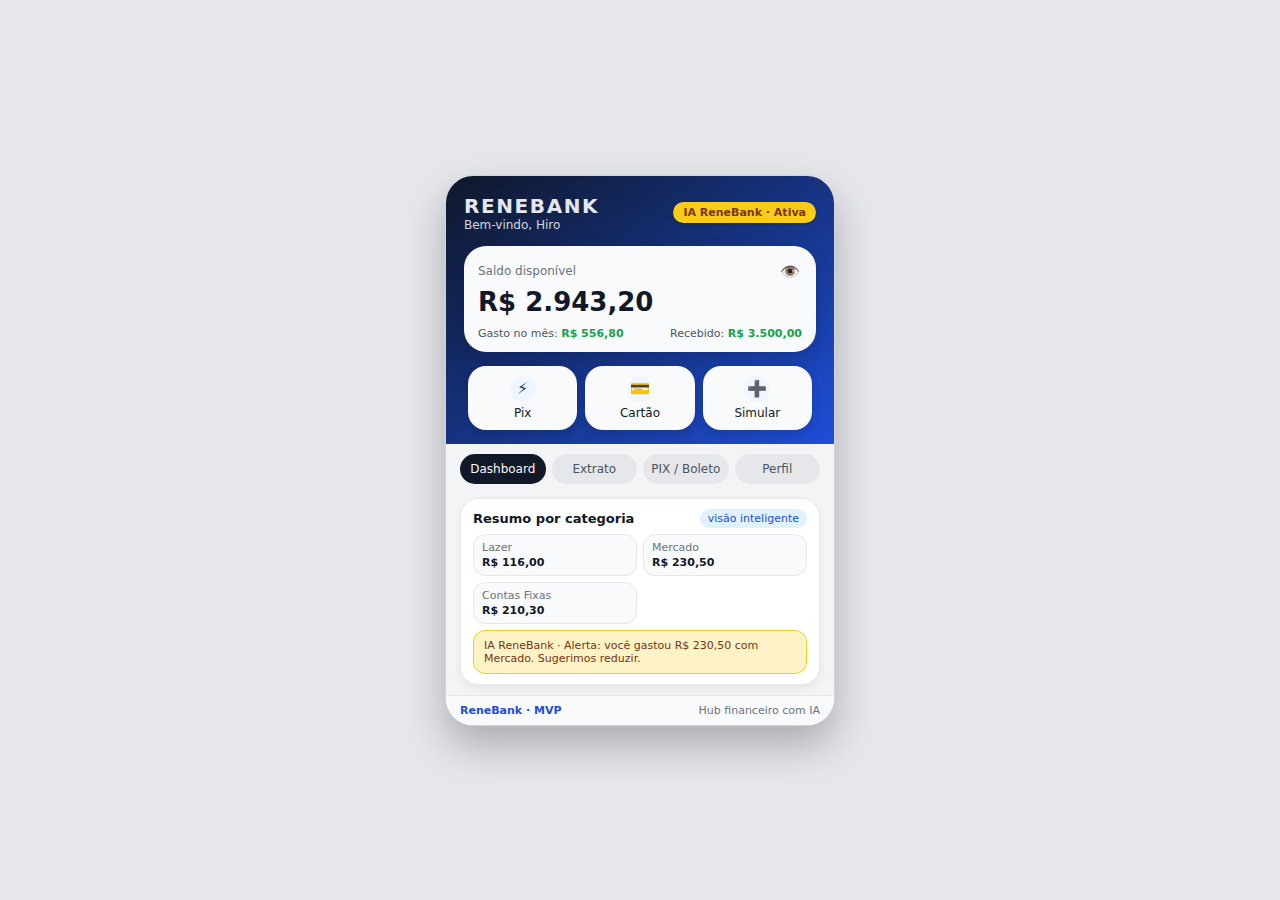
<file: index.html>
<!DOCTYPE html>
<html lang="pt-BR">
<head>
  <meta charset="UTF-8" />
  <title>ReneBank</title>
  <meta name="viewport" content="width=device-width, initial-scale=1.0" />
  <style>
    * {
      margin: 0;
      padding: 0;
      box-sizing: border-box;
      font-family: system-ui, -apple-system, BlinkMacSystemFont, "Segoe UI", sans-serif;
    }

    body {
      background: #e5e7eb;
      min-height: 100vh;
      display: flex;
      align-items: center;
      justify-content: center;
      padding: 16px;
    }

    /* Celular */
    .app-container {
      position: relative;
      background: #f9fafb;
      width: 390px;
      max-width: 100%;
      border-radius: 28px;
      box-shadow: 0 20px 40px rgba(0,0,0,0.25);
      overflow: hidden;
      border: 1px solid #d1d5db;
      display: flex;
      flex-direction: column;
    }

    /* HEADER */
    .header-wrapper {
      background: linear-gradient(145deg, #0f172a, #1d4ed8);
      padding: 18px 18px 14px;
      position: relative;
    }

    .header-top {
      display: flex;
      justify-content: space-between;
      align-items: center;
      color: #e5e7eb;
      margin-bottom: 14px;
    }

    .bank-name {
      font-size: 20px;
      font-weight: 700;
      letter-spacing: 0.08em;
    }

    .user-name {
      font-size: 12px;
      opacity: 0.9;
    }

    .tag-ia {
      background: #facc15;
      color: #78350f;
      font-size: 11px;
      padding: 4px 10px;
      border-radius: 999px;
      font-weight: 600;
      box-shadow: 0 1px 3px rgba(0,0,0,0.25);
    }

    .saldo-card {
      background: #f9fafb;
      border-radius: 22px;
      padding: 14px 14px 12px;
      color: #111827;
      box-shadow: 0 10px 20px rgba(0,0,0,0.15);
    }

    .saldo-header-row {
      display: flex;
      justify-content: space-between;
      align-items: center;
    }

    .saldo-label {
      font-size: 12px;
      color: #6b7280;
    }

    /* Botão do Olho */
    .btn-eye {
      background: none;
      border: none;
      cursor: pointer;
      font-size: 16px;
      color: #6b7280;
      padding: 2px;
      transition: color 0.2s;
    }
    .btn-eye:hover {
      color: #111827;
    }

    .saldo-valor {
      margin-top: 4px;
      font-size: 26px;
      font-weight: 700;
      color: #111827;
      min-height: 32px; /* Evita pulo de layout quando esconde */
    }
    
    /* Classe para esconder valores (blur opcional, aqui usaremos bolinhas) */
    .valor-oculto {
      letter-spacing: 2px;
      font-size: 20px;
      color: #9ca3af;
    }

    .saldo-sub {
      display: flex;
      justify-content: space-between;
      margin-top: 8px;
      font-size: 11px;
      color: #4b5563;
    }

    .saldo-sub span strong {
      color: #16a34a;
    }

    .actions-row {
      display: flex;
      justify-content: space-between;
      margin-top: 14px;
    }

    .action-btn {
      flex: 1;
      background: #f9fafb;
      border-radius: 18px;
      box-shadow: 0 5px 10px rgba(0,0,0,0.12);
      padding: 10px 6px;
      margin: 0 4px;
      border: none;
      display: flex;
      flex-direction: column;
      align-items: center;
      gap: 4px;
      cursor: pointer;
    }

    .action-icon {
      width: 26px;
      height: 26px;
      border-radius: 999px;
      display: flex;
      align-items: center;
      justify-content: center;
      font-size: 16px;
      background: #eff6ff;
      color: #1e3a8a;
    }

    .action-label {
      font-size: 12px;
      color: #111827;
      font-weight: 500;
    }

    /* CONTEÚDO */
    .app-content {
      padding: 10px 14px 10px;
      background: #f3f4f6;
      flex: 1;
      display: flex;
      flex-direction: column;
      gap: 10px;
    }

    .tabs {
      display: flex;
      gap: 6px;
      margin-bottom: 4px;
    }

    .tab-btn {
      flex: 1;
      padding: 8px;
      border-radius: 999px;
      border: none;
      background: #e5e7eb;
      color: #4b5563;
      font-size: 12px;
      cursor: pointer;
      transition: background 0.2s, color 0.2s;
      font-weight: 500;
    }

    .tab-btn.active {
      background: #111827;
      color: #f9fafb;
    }

    .section {
      display: none;
      flex-direction: column;
      gap: 10px;
      height: 100%;
    }

    .section.active {
      display: flex;
    }

    .card {
      background: #ffffff;
      border-radius: 18px;
      padding: 10px 12px;
      box-shadow: 0 4px 8px rgba(0,0,0,0.06);
      border: 1px solid #e5e7eb;
    }

    .card-header {
      display: flex;
      justify-content: space-between;
      align-items: center;
      margin-bottom: 6px;
      font-size: 13px;
    }

    .card-title {
      font-weight: 600;
      color: #111827;
    }

    .tag {
      font-size: 11px;
      padding: 3px 8px;
      border-radius: 999px;
      background: #e0f2fe;
      color: #1d4ed8;
      font-weight: 500;
    }

    .alerta-ia {
      margin-top: 6px;
      font-size: 11px;
      padding: 8px 10px;
      border-radius: 12px;
      background: #fef3c7;
      border: 1px solid #facc15;
      color: #78350f;
    }

    /* Lista de transações */
    .transacao-card {
      margin-top: 6px;
      background: #ffffff;
      border-radius: 14px;
      padding: 8px 9px;
      border: 1px solid #e5e7eb;
      display: flex;
      justify-content: space-between;
      align-items: center;
      font-size: 12px;
    }

    .transacao-left {
      display: flex;
      align-items: center;
      gap: 8px;
    }

    .transacao-icon {
      width: 30px;
      height: 30px;
      border-radius: 999px;
      background: #eef2ff;
      display: flex;
      align-items: center;
      justify-content: center;
      color: #4f46e5;
      font-size: 14px;
    }

    .transacao-info {
      display: flex;
      flex-direction: column;
    }

    .transacao-descricao {
      font-weight: 600;
      color: #111827;
    }

    .transacao-meta {
      font-size: 11px;
      color: #6b7280;
    }

    .categoria-pill {
      font-size: 10px;
      padding: 2px 6px;
      border-radius: 999px;
      background: #f3f4f6;
      color: #374151;
      margin-left: 4px;
    }

    .transacao-valor {
      font-weight: 700;
      font-size: 13px;
    }

    .transacao-valor.debito {
      color: #b91c1c;
    }

    .transacao-valor.credito {
      color: #15803d;
    }

    /* Resumo por categoria */
    .resumo-grid {
      display: grid;
      grid-template-columns: repeat(2, minmax(0, 1fr));
      gap: 6px;
      margin-top: 4px;
    }

    .resumo-item {
      background: #f9fafb;
      border-radius: 12px;
      padding: 6px 8px;
      border: 1px solid #e5e7eb;
      font-size: 11px;
    }

    .resumo-label {
      color: #6b7280;
      margin-bottom: 2px;
    }

    .resumo-valor {
      font-weight: 600;
      color: #111827;
    }

    /* Formulários */
    .form-group {
      display: flex;
      flex-direction: column;
      gap: 4px;
      margin-bottom: 6px;
      font-size: 12px;
    }

    .form-group label {
      color: #111827;
      font-weight: 500;
    }

    .form-group input,
    .form-group select {
      padding: 6px 8px;
      border-radius: 10px;
      border: 1px solid #d1d5db;
      background: #f9fafb;
      color: #111827;
      font-size: 12px;
      outline: none;
    }

    .btn-primary {
      width: 100%;
      padding: 8px;
      border-radius: 999px;
      border: none;
      background: #16a34a;
      color: #f9fafb;
      font-weight: 600;
      font-size: 13px;
      cursor: pointer;
      margin-top: 4px;
    }

    .hint {
      font-size: 11px;
      color: #6b7280;
      margin-top: 4px;
    }

    .alerta {
      margin-top: 4px;
      font-size: 11px;
      padding: 6px 8px;
      border-radius: 10px;
      background: #fef3c7;
      border: 1px solid #facc15;
      color: #92400e;
    }

    .chips {
      display: flex;
      flex-wrap: wrap;
      gap: 6px;
      margin-top: 8px;
    }

    .chip {
      font-size: 11px;
      padding: 3px 8px;
      border-radius: 999px;
      background: #e5e7eb;
      color: #374151;
    }

    /* Footer */
    .app-footer {
      padding: 8px 14px;
      background: #f9fafb;
      border-top: 1px solid #e5e7eb;
      display: flex;
      justify-content: space-between;
      font-size: 11px;
      color: #6b7280;
    }

    .footer-brand {
      font-weight: 600;
      color: #1d4ed8;
    }

    /* OVERLAY CARTÃO VIRTUAL */
    .overlay-cartao {
      position: absolute;
      inset: 0;
      background: #f9fafb;
      display: none;
      flex-direction: column;
    }

    .overlay-cartao.active {
      display: flex;
    }

    .overlay-header {
      padding: 16px 18px 10px;
      background: linear-gradient(135deg, #4f46e5, #a855f7);
      color: #f9fafb;
      border-bottom-left-radius: 32px;
    }

    .overlay-voltar {
      font-size: 13px;
      margin-bottom: 10px;
      cursor: pointer;
      display: inline-flex;
      align-items: center;
      gap: 4px;
    }

    .overlay-titulo {
      font-size: 20px;
      font-weight: 700;
      margin-bottom: 4px;
    }

    .overlay-sub {
      font-size: 12px;
      opacity: 0.95;
    }

    .overlay-body {
      padding: 14px 18px 16px;
      display: flex;
      flex-direction: column;
      gap: 18px;
    }

    .cartao-virtual {
      background: linear-gradient(135deg, #4f46e5, #a855f7);
      border-radius: 22px;
      padding: 16px 18px;
      color: #f9fafb;
      box-shadow: 0 15px 30px rgba(0,0,0,0.25);
    }

    .cartao-top {
      display: flex;
      justify-content: space-between;
      align-items: center;
      margin-bottom: 20px;
      font-size: 13px;
    }

    .cartao-chip {
      width: 34px;
      height: 22px;
      border-radius: 6px;
      background: linear-gradient(135deg, #facc15, #f97316);
    }

    .cartao-bandeira {
      font-weight: 700;
      letter-spacing: 0.14em;
      font-size: 12px;
    }

    .cartao-numero {
      font-size: 20px;
      letter-spacing: 0.18em;
      margin-bottom: 16px;
      /* Fonte monoespaçada fica legal pra cartão */
      font-family: 'Courier New', Courier, monospace; 
      font-weight: bold;
    }

    .cartao-row-bottom {
      display: flex;
      justify-content: space-between;
      font-size: 11px;
    }

    .cartao-label {
      text-transform: uppercase;
      opacity: 0.8;
      margin-bottom: 2px;
    }

    .cartao-valor {
      font-weight: 600;
      letter-spacing: 0.08em;
    }

    .cvv-linha {
      font-size: 13px;
      margin-top: 4px;
    }

    .cvv-valor {
      font-weight: 700;
      margin-left: 6px;
    }

    .btn-ghost {
      margin-top: 12px;
      width: 100%;
      padding: 9px;
      border-radius: 999px;
      border: 2px solid #4f46e5;
      background: transparent;
      color: #4f46e5;
      font-weight: 600;
      font-size: 13px;
      cursor: pointer;
      display: inline-flex;
      align-items: center;
      justify-content: center;
      gap: 6px;
      transition: background 0.2s, color 0.2s;
    }
    
    .btn-ghost:active {
        background: #eef2ff;
    }

    .btn-ghost-icon {
      font-size: 16px;
    }
  </style>
</head>
<body>
  <div class="app-container">
    <div id="app-main">
      <div class="header-wrapper">
        <div class="header-top">
          <div>
            <div class="bank-name">RENEBANK</div>
            <div class="user-name">Bem-vindo, Hiro</div>
          </div>
          <div class="tag-ia">IA ReneBank · Ativa</div>
        </div>

        <div class="saldo-card">
          <div class="saldo-header-row">
            <div class="saldo-label">Saldo disponível</div>
            <button id="btn-eye" class="btn-eye" title="Mostrar/Ocultar valores">
                👁️
            </button>
          </div>
          
          <div id="saldo-valor" class="saldo-valor">R$ 0,00</div>
          
          <div class="saldo-sub">
            <span>Gasto no mês: <strong id="gasto-mes">R$ 0,00</strong></span>
            <span>Recebido: <strong id="recebido-mes">R$ 0,00</strong></span>
          </div>
        </div>

        <div class="actions-row">
          <button id="btn-pix-header" class="action-btn">
            <div class="action-icon">⚡</div>
            <div class="action-label">Pix</div>
          </button>
          <button id="btn-cartao-header" class="action-btn">
            <div class="action-icon">💳</div>
            <div class="action-label">Cartão</div>
          </button>
          <button id="btn-simular-header" class="action-btn">
            <div class="action-icon">➕</div>
            <div class="action-label">Simular</div>
          </button>
        </div>
      </div>

      <main class="app-content">
        <div class="tabs">
          <button class="tab-btn active" data-tab="dashboard">Dashboard</button>
          <button class="tab-btn" data-tab="extrato">Extrato</button>
          <button class="tab-btn" data-tab="pix">PIX / Boleto</button>
          <button class="tab-btn" data-tab="perfil">Perfil</button>
        </div>

        <section id="dashboard" class="section active">
          <div class="card">
            <div class="card-header">
              <span class="card-title">Resumo por categoria</span>
              <span class="tag">visão inteligente</span>
            </div>
            <div id="resumo-categorias" class="resumo-grid"></div>

            <div id="alerta-dashboard" class="alerta-ia">
              IA ReneBank analisando seus gastos recentes...
            </div>
          </div>
        </section>

        <section id="extrato" class="section">
          <div class="card">
            <div class="card-header">
              <span class="card-title">Extrato inteligente</span>
              <span class="tag">auto-categorizado</span>
            </div>
            <div id="lista-transacoes"></div>
          </div>
        </section>

        <section id="pix" class="section">
          <div class="card">
            <div class="card-header">
              <span class="card-title">Enviar dinheiro (PIX)</span>
            </div>

            <div class="form-group">
              <label>Quem vai receber?</label>
              <select id="destinatario-pix">
                <option value="">Selecione um destinatário</option>
                <option value="mae">Mãe ❤️</option>
                <option value="jorge">Jorge (Dev da equipe)</option>
                <option value="padaria">Padaria da Esquina</option>
                <option value="mercado">Mercado Extra</option>
                <option value="bar">Bar do Zé</option>
                <option value="ia">Categoria (IA vai sugerir)</option>
              </select>
            </div>

            <div class="form-group">
              <label>Chave PIX</label>
              <input id="chave-pix" type="text" placeholder="e-mail, CPF ou telefone" />
            </div>

            <div class="form-group">
              <label>Valor</label>
              <input id="valor-pix" type="number" step="0.01" placeholder="0,00" />
            </div>
            <button class="btn-primary" onclick="simularPix()">Simular envio PIX</button>
            <div class="hint">Apenas simulação visual para o MVP.</div>
            <div id="retorno-pix" class="alerta" style="display:none;"></div>
          </div>

          <div class="card">
            <div class="card-header">
              <span class="card-title">Pagamento de boleto</span>
            </div>
            <div class="form-group">
              <label>Código de barras</label>
              <input type="text" placeholder="00000.00000 00000.000000 0 00000000000000" />
            </div>
            <div class="form-group">
              <label>Valor</label>
              <input type="number" step="0.01" placeholder="0,00" />
            </div>
            <button class="btn-primary">Simular pagamento</button>
            <div class="hint">Integrações reais podem usar APIs bancárias.</div>
          </div>
        </section>

        <section id="perfil" class="section">
          <div class="card">
            <div class="card-header">
              <span class="card-title">Perfil financeiro</span>
            </div>
            <p class="hint">
              Com base no seu histórico, identificamos seu perfil como equilibrado,
              com potencial para aumento de poupança.
            </p>
            <div class="chips">
              <span class="chip">Perfil: Equilibrado</span>
              <span class="chip">Meta: reduzir Lazer em 10%</span>
              <span class="chip">Sugestão: criar reserva de emergência</span>
            </div>
          </div>

          <div class="card">
            <div class="card-header">
              <span class="card-title">Preferências e alertas</span>
            </div>
            <p class="hint">
              O usuário pode definir limites por categoria, ativar alertas
              quando ultrapassar o orçamento e receber recomendações automáticas.
            </p>
          </div>
        </section>
      </main>

      <footer class="app-footer">
        <span class="footer-brand">ReneBank · MVP</span>
        <span>Hub financeiro com IA</span>
      </footer>
    </div>

    <div id="overlay-cartao" class="overlay-cartao">
      <div class="overlay-header">
        <div class="overlay-voltar" id="btn-voltar-cartao">
          ← Voltar
        </div>
        <div class="overlay-titulo">Cartão Virtual</div>
        <div class="overlay-sub">
          Use este cartão para compras online seguras. O número expira em 24h.
        </div>
      </div>
      <div class="overlay-body">
        <div class="cartao-virtual">
          <div class="cartao-top">
            <div class="cartao-chip"></div>
            <div class="cartao-bandeira">RENEBANK</div>
          </div>
          <div id="numero-cartao" class="cartao-numero">
            </div>
          <div class="cartao-row-bottom">
            <div>
              <div class="cartao-label">Titular</div>
              <div class="cartao-valor">HIRO</div>
            </div>
            <div>
              <div class="cartao-label">Validade</div>
              <div class="cartao-valor">12/30</div>
            </div>
          </div>
        </div>

        <div class="cvv-linha">
          CVV Dinâmico:
          <span id="cvv-dinamico" class="cvv-valor">000</span>
        </div>

        <button id="btn-atualizar-cartao" class="btn-ghost">
          <span class="btn-ghost-icon">🔄</span>
          GERAR NOVO CARTÃO VIRTUAL
        </button>
      </div>
    </div>
  </div>

  <script>
    // --- ESTADO DE PRIVACIDADE ---
    let mostrarValores = true; // Começa exibindo
    const btnEye = document.getElementById("btn-eye");

    // --- DADOS ---
    const transacoes = [
      { id: 1, descricao: "Gasto Simulado (Lazer)", valor: -31.00, data: "Agora", origemServico: "Lazer", categoria: "Lazer" },
      { id: 2, descricao: "Gasto Simulado (Lazer)", valor: -36.00, data: "Agora", origemServico: "Lazer", categoria: "Lazer" },
      { id: 3, descricao: "Gasto Simulado (Lazer)", valor: -49.00, data: "Agora", origemServico: "Lazer", categoria: "Lazer" },
      { id: 4, descricao: "Supermercado Bom Preço", valor: -230.50, data: "Ontem", origemServico: "Mercado", categoria: "Mercado" },
      { id: 5, descricao: "Energia Elétrica", valor: -210.30, data: "Esta semana", origemServico: "Boleto", categoria: "Contas Fixas" },
      { id: 6, descricao: "Recebimento", valor: 3500.00, data: "Este mês", origemServico: "Salário", categoria: "Receita" }
    ];

    let chavesPixFavoritas = {
      mae: "mae@exemplo.com",
      jorge: "jorge.dev@renebank.com",
      padaria: "11.111.111/0001-11",
      mercado: "contato@mercadoextra.com",
      bar: "bar_do_ze@pix.com"
    };

    // --- FUNÇÕES AUXILIARES ---
    function formatarValor(v) {
      return v.toLocaleString("pt-BR", { style: "currency", currency: "BRL" });
    }

    // Função que retorna o valor ou "••••" dependendo do modo privacidade
    function valorVisual(v) {
        if (mostrarValores) {
            return formatarValor(v);
        } else {
            return "••••";
        }
    }

    // --- LÓGICA DO OLHO (PRIVACIDADE) ---
    btnEye.addEventListener("click", () => {
        mostrarValores = !mostrarValores; // Inverte
        
        // Troca ícone
        btnEye.textContent = mostrarValores ? "👁️" : "🙈";
        
        // Atualiza a tela
        atualizarExtrato();
    });

    // --- TABS ---
    function ativarTab(tabId) {
      document.querySelectorAll(".tab-btn").forEach(b => {
        b.classList.toggle("active", b.getAttribute("data-tab") === tabId);
      });
      document.querySelectorAll(".section").forEach(sec => {
        sec.classList.toggle("active", sec.id === tabId);
      });
    }

    document.querySelectorAll(".tab-btn").forEach(btn => {
      btn.addEventListener("click", () => {
        ativarTab(btn.getAttribute("data-tab"));
      });
    });

    // --- BOTÕES HEADER ---
    document.getElementById("btn-pix-header").addEventListener("click", () => ativarTab("pix"));
    document.getElementById("btn-cartao-header").addEventListener("click", () => {
      document.getElementById("overlay-cartao").classList.add("active");
    });
    document.getElementById("btn-simular-header").addEventListener("click", simularMovimentacao);

    // --- VOLTAR CARTÃO ---
    document.getElementById("btn-voltar-cartao").addEventListener("click", () => {
      document.getElementById("overlay-cartao").classList.remove("active");
    });

    // --- ATUALIZAR TELA ---
    function atualizarExtrato() {
      const lista = document.getElementById("lista-transacoes");
      lista.innerHTML = "";

      let saldo = 0;
      let totalGastos = 0;
      let totalReceitas = 0;
      const resumo = {};

      // Cálculos
      transacoes.forEach(t => {
        saldo += t.valor;
        if (t.valor < 0) totalGastos += Math.abs(t.valor);
        else totalReceitas += t.valor;

        if (!resumo[t.categoria]) resumo[t.categoria] = 0;
        resumo[t.categoria] += Math.abs(t.valor);

        // Renderiza lista (Transações individuais sempre mostram valor por enquanto, 
        // mas você pode esconder aqui também se quiser)
        const card = document.createElement("div");
        card.className = "transacao-card";

        const left = document.createElement("div");
        left.className = "transacao-left";
        const icon = document.createElement("div");
        icon.className = "transacao-icon";
        icon.textContent = t.valor < 0 ? "💸" : "⬆️";

        const info = document.createElement("div");
        info.className = "transacao-info";
        const desc = document.createElement("span");
        desc.className = "transacao-descricao";
        desc.textContent = t.descricao;
        const meta = document.createElement("span");
        meta.className = "transacao-meta";
        meta.textContent = `${t.data} · ${t.origemServico}`;
        info.appendChild(desc);
        info.appendChild(meta);
        left.appendChild(icon);
        left.appendChild(info);

        const right = document.createElement("div");
        right.style.display = "flex";
        right.style.flexDirection = "column";
        right.style.alignItems = "flex-end";

        const valor = document.createElement("div");
        valor.className = "transacao-valor " + (t.valor < 0 ? "debito" : "credito");
        // Aqui também aplicamos o olho? Geralmente extrato mostra, mas saldo esconde. 
        // Vamos manter visível no extrato detalhado, mas esconder o "Resumo".
        valor.textContent = (t.valor < 0 ? "- " : "+ ") + formatarValor(Math.abs(t.valor));

        const categoriaPill = document.createElement("span");
        categoriaPill.className = "categoria-pill";
        categoriaPill.textContent = t.categoria;

        right.appendChild(valor);
        right.appendChild(categoriaPill);
        card.appendChild(left);
        card.appendChild(right);
        lista.appendChild(card);
      });

      // --- ATUALIZA HEADER COM PRIVACIDADE ---
      const elSaldo = document.getElementById("saldo-valor");
      const elGasto = document.getElementById("gasto-mes");
      const elRecebido = document.getElementById("recebido-mes");

      if (mostrarValores) {
          elSaldo.textContent = formatarValor(saldo);
          elSaldo.classList.remove("valor-oculto");
          
          elGasto.textContent = formatarValor(totalGastos);
          elRecebido.textContent = formatarValor(totalReceitas);
      } else {
          elSaldo.textContent = "••••";
          elSaldo.classList.add("valor-oculto");
          
          elGasto.textContent = "••••";
          elRecebido.textContent = "••••";
      }

      // --- RESUMO CATEGORIAS (Também esconde se quiser) ---
      const resumoDiv = document.getElementById("resumo-categorias");
      resumoDiv.innerHTML = "";
      Object.keys(resumo).forEach(cat => {
        if (cat === "Receita") return;
        const box = document.createElement("div");
        box.className = "resumo-item";

        const label = document.createElement("div");
        label.className = "resumo-label";
        label.textContent = cat;

        const valor = document.createElement("div");
        valor.className = "resumo-valor";
        // Vamos esconder aqui também se a privacidade estiver ativa
        valor.textContent = mostrarValores ? formatarValor(resumo[cat]) : "••••";

        box.appendChild(label);
        box.appendChild(valor);
        resumoDiv.appendChild(box);
      });

      gerarInsights(resumo);
    }

    function gerarInsights(resumo) {
      const alerta = document.getElementById("alerta-dashboard");
      let maiorCat = null;
      let maiorValor = 0;
      Object.entries(resumo).forEach(([cat, valor]) => {
        if (cat === "Receita") return;
        if (valor > maiorValor) {
          maiorValor = valor;
          maiorCat = cat;
        }
      });

      if (!maiorCat) {
        alerta.textContent = "Ainda não há dados suficientes para gerar um alerta inteligente.";
        return;
      }
      
      // Se tiver oculto, não mostra o valor no texto do insight
      const valTexto = mostrarValores ? formatarValor(maiorValor) : "um valor alto";
      alerta.textContent = `IA ReneBank · Alerta: você gastou ${valTexto} com ${maiorCat}. Sugerimos reduzir.`;
    }

    // --- SIMULAÇÃO ---
    function simularMovimentacao() {
      const ehReceita = Math.random() < 0.5;
      if (ehReceita) {
        const valor = +(Math.random() * 500 + 50).toFixed(2);
        transacoes.unshift({
          id: transacoes.length + 1,
          descricao: "Recebimento (PIX)",
          valor: valor,
          data: "Agora",
          origemServico: "PIX",
          categoria: "Receita"
        });
        alert(`Simulação: + ${formatarValor(valor)}`);
      } else {
        const valor = +(Math.random() * 80 + 20).toFixed(2);
        transacoes.unshift({
          id: transacoes.length + 1,
          descricao: "Gasto (Lazer)",
          valor: -valor,
          data: "Agora",
          origemServico: "Lazer",
          categoria: "Lazer"
        });
        alert(`Simulação: - ${formatarValor(valor)}`);
      }
      atualizarExtrato();
      ativarTab("extrato");
    }

    // --- PIX LOGIC ---
    const selectDest = document.getElementById("destinatario-pix");
    selectDest.addEventListener("change", (e) => {
      const chaveInput = document.getElementById("chave-pix");
      if (chavesPixFavoritas[e.target.value]) {
        chaveInput.value = chavesPixFavoritas[e.target.value];
      } else {
        chaveInput.value = "";
      }
    });

    function simularPix() {
      const val = parseFloat(document.getElementById("valor-pix").value || "0");
      if(val <= 0) return alert("Valor inválido");
      
      transacoes.unshift({
          id: transacoes.length + 1,
          descricao: "PIX Enviado",
          valor: -val,
          data: "Agora",
          origemServico: "PIX",
          categoria: "Transferência"
      });
      document.getElementById("retorno-pix").style.display = 'block';
      document.getElementById("retorno-pix").textContent = "Sucesso!";
      atualizarExtrato();
      ativarTab("extrato");
    }

    // --- CARTÃO VIRTUAL (NOVO CÓDIGO) ---
    function gerarDadosCartao() {
      // 1. Gera CVV (3 dígitos)
      const cvv = Math.floor(100 + Math.random() * 900);
      document.getElementById("cvv-dinamico").textContent = cvv;

      // 2. Gera Número do Cartão (16 dígitos aleatórios com espaço)
      let numero = "";
      // Prefixo fixo 5500 só pra parecer cartão de verdade
      numero += "5500 "; 
      
      // Gera mais 3 blocos de 4 números
      for(let i=0; i<3; i++) {
        let bloco = Math.floor(1000 + Math.random() * 9000);
        numero += bloco + " ";
      }
      
      document.getElementById("numero-cartao").textContent = numero.trim();
    }

    // Atrela a função ao botão
    document.getElementById("btn-atualizar-cartao").addEventListener("click", gerarDadosCartao);

    // Inicialização
    gerarDadosCartao(); // Já gera um número ao carregar
    atualizarExtrato();
  </script>
</body>
</html>
</file>
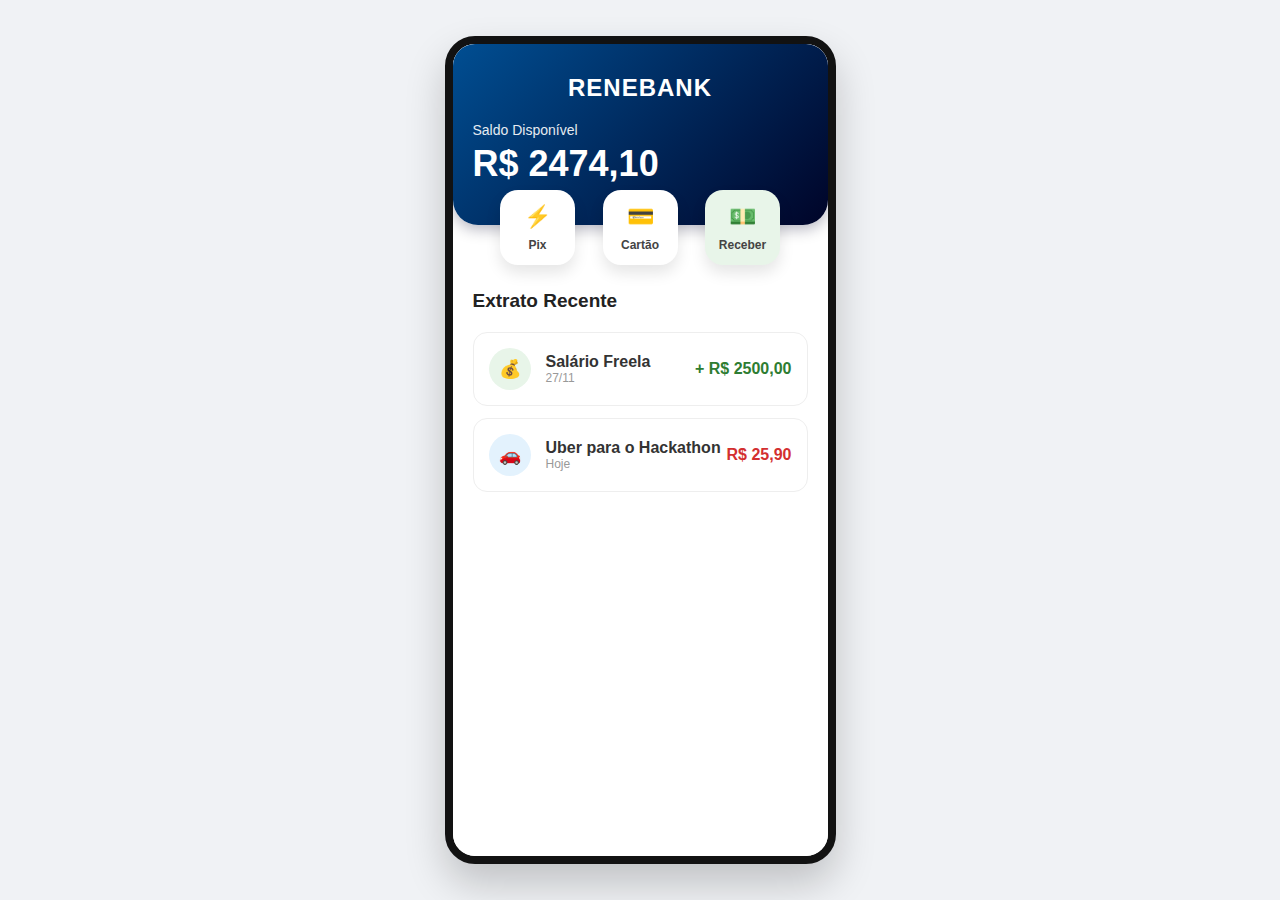
<file: Untitled-1.html>
<!DOCTYPE html>
<html lang="pt-br">
<head>
    <meta charset="UTF-8">
    <meta name="viewport" content="width=device-width, initial-scale=1.0">
    <title>RENEBANK - Hub Financeiro</title>
    <style>
        /* --- ESTILO GERAL --- */
        body {
            background-color: #f0f2f5;
            font-family: 'Segoe UI', Roboto, Helvetica, Arial, sans-serif;
            display: flex;
            justify-content: center;
            align-items: center;
            min-height: 100vh;
            margin: 0;
        }

        .mobile-screen {
            background-color: #ffffff;
            width: 375px;
            height: 812px;
            border-radius: 30px;
            box-shadow: 0 20px 40px rgba(0,0,0,0.2);
            overflow: hidden;
            border: 8px solid #121212;
            position: relative;
            display: flex;
            flex-direction: column;
        }

        /* Animação suave entre telas */
        .screen {
            display: flex;
            flex-direction: column;
            height: 100%;
            animation: fadeIn 0.3s ease-in-out;
            background: #fff;
        }
        @keyframes fadeIn { from { opacity: 0; } to { opacity: 1; } }
        
        .hidden { display: none !important; }

        /* HEADER */
        .header {
            background: linear-gradient(135deg, #004e92, #000428);
            color: white;
            padding: 30px 20px 40px;
            border-radius: 0 0 25px 25px;
            box-shadow: 0 4px 15px rgba(0,4,40,0.3);
            flex-shrink: 0;
        }

        .logo {
            text-align: center;
            font-size: 24px;
            font-weight: 800;
            margin-bottom: 20px;
            letter-spacing: 1px;
            text-transform: uppercase;
        }

        .balance-label { font-size: 14px; opacity: 0.9; }
        .balance-value { font-size: 36px; font-weight: bold; margin-top: 5px; }

        /* BOTÕES DE AÇÃO (HOME) */
        .actions {
            display: flex;
            justify-content: space-evenly;
            padding: 0 20px;
            margin-top: -35px;
        }

        .btn-action {
            background: white;
            border: none;
            width: 75px;
            height: 75px;
            border-radius: 18px;
            box-shadow: 0 8px 15px rgba(0,0,0,0.1);
            display: flex;
            flex-direction: column;
            align-items: center;
            justify-content: center;
            font-size: 12px;
            font-weight: 700;
            color: #444;
            cursor: pointer;
            transition: all 0.2s;
        }
        .btn-action:hover { transform: translateY(-3px); box-shadow: 0 12px 20px rgba(0,0,0,0.15); }

        /* LISTA E EXTRATO */
        .extract-container {
            padding: 25px 20px;
            flex-grow: 1;
            overflow-y: auto;
        }
        .section-title { font-size: 19px; font-weight: 700; margin-bottom: 20px; color: #222; }

        .transaction-item {
            display: flex;
            justify-content: space-between;
            align-items: center;
            background: #fff;
            border: 1px solid #eee;
            padding: 15px;
            margin-bottom: 12px;
            border-radius: 14px;
        }
        .t-icon { width: 42px; height: 42px; border-radius: 50%; display: flex; align-items: center; justify-content: center; margin-right: 15px; font-size: 18px; }
        .cat-transporte { background: #e3f2fd; } .cat-alimentacao { background: #ffebee; } .cat-lazer { background: #f3e5f5; } .cat-receita { background: #e8f5e9; } .cat-pix { background: #fff3e0; }

        .red { color: #d32f2f; } .green { color: #2e7d32; }

        /* FORMULÁRIO GERAL */
        .form-area { padding: 20px; flex-grow: 1; background: #fff; }
        .input-group { margin-bottom: 25px; }
        .input-label { display: block; margin-bottom: 8px; font-weight: 600; color: #333; }
        
        .custom-select, .custom-input {
            width: 100%; padding: 15px; border: 2px solid #eee; border-radius: 12px; font-size: 16px; background: #f9f9f9; box-sizing: border-box;
        }
        
        .btn-primary {
            width: 100%; padding: 18px; background: #004e92; color: white; border: none; border-radius: 15px; font-size: 18px; font-weight: bold; cursor: pointer; margin-top: 10px;
        }
        .btn-back { background: transparent; border: none; color: white; font-size: 16px; cursor: pointer; display: flex; align-items: center; margin-bottom: 10px; opacity: 0.8; }

        /* --- ESTILO DO CARTÃO VIRTUAL --- */
        .card-container {
            perspective: 1000px; margin: 20px 0; display: flex; justify-content: center;
        }
        .credit-card {
            width: 320px; height: 190px; background: linear-gradient(135deg, #667eea 0%, #764ba2 100%);
            border-radius: 20px; color: white; padding: 25px; box-sizing: border-box;
            box-shadow: 0 15px 35px rgba(118, 75, 162, 0.4); display: flex; flex-direction: column; justify-content: space-between;
        }
        .card-chip { width: 50px; height: 35px; background: linear-gradient(135deg, #ffd700, #b8860b); border-radius: 8px; margin-bottom: 10px; }
        .card-number { font-size: 24px; letter-spacing: 2px; font-family: 'Courier New', monospace; text-shadow: 0 2px 2px rgba(0,0,0,0.3); margin: 15px 0; }
        .card-details { display: flex; justify-content: space-between; font-size: 12px; text-transform: uppercase; opacity: 0.9; }
        .card-name { font-weight: bold; font-size: 14px; }
        
        .btn-secondary {
            background-color: white; color: #764ba2; border: 2px solid #764ba2; width: 100%; padding: 15px; border-radius: 12px; font-weight: bold; cursor: pointer; margin-top: 20px;
        }

        /* IA Alert */
        .ai-alert {
            background-color: #fff8e1; border-left: 4px solid #ffc107; padding: 15px; margin: 15px 20px 0; border-radius: 8px; font-size: 13px; color: #7f6000; display: none;
        }

    </style>
</head>
<body>

    <div class="mobile-screen">
        
        <div id="screen-home" class="screen">
            <div class="header">
                <div class="logo">RENEBANK</div>
                <div class="balance-container">
                    <div class="balance-label">Saldo Disponível</div>
                    <div class="balance-value">R$ <span id="saldo-total">0,00</span></div>
                </div>
            </div>

            <div class="actions">
                <button class="btn-action" onclick="navegar('screen-pix')">
                    <span style="font-size: 22px; margin-bottom: 8px;">⚡</span> Pix
                </button>
                <button class="btn-action" onclick="abrirTelaCartao()">
                    <span style="font-size: 22px; margin-bottom: 8px;">💳</span> Cartão
                </button>
                <button class="btn-action" onclick="adicionarReceitaFake()" style="background-color: #e8f5e9;">
                    <span style="font-size: 22px; margin-bottom: 8px;">💵</span> Receber
                </button>
            </div>

            <div id="ai-box" class="ai-alert">
                <span style="font-weight:800; background:#ffc107; color:#222; padding:3px 6px; border-radius:4px;">IA RENEBANK</span>
                <span id="ai-msg">...</span>
            </div>

            <div class="extract-container">
                <div class="section-title">Extrato Recente</div>
                <div id="lista-transacoes"></div>
            </div>
        </div>

        <div id="screen-pix" class="screen hidden">
            <div class="header" style="padding-bottom: 20px;">
                <button class="btn-back" onclick="navegar('screen-home')">⬅ Voltar</button>
                <div style="font-size: 22px; font-weight: bold;">Área Pix</div>
            </div>
            <div class="form-area">
                <div class="input-group">
                    <label class="input-label">Quem vai receber?</label>
                    <select id="pix-contato" class="custom-select">
                        <option value="Faker (T1)">Faker (T1) 🐧</option>
                        <option value="Molodoy">Molodoy 🏹</option>
                        <option value="Jorge (Dev)">Jorge (Dev da Equipe)</option>
                        <option value="Mãe">Mãe ❤️</option>
                    </select>
                </div>
                <div class="input-group">
                    <label class="input-label">Valor (R$)</label>
                    <input type="number" id="pix-valor" class="custom-input" placeholder="0,00">
                </div>
                <div class="input-group">
                    <label class="input-label">Categoria (IA)</label>
                    <select id="pix-categoria" class="custom-select">
                        <option value="lazer">Lazer / Games</option>
                        <option value="alimentacao">Alimentação</option>
                        <option value="transporte">Transporte</option>
                    </select>
                </div>
                <button class="btn-primary" onclick="confirmarPix()">ENVIAR PIX</button>
            </div>
        </div>

        <div id="screen-card" class="screen hidden">
            <div class="header" style="padding-bottom: 20px; background: linear-gradient(135deg, #764ba2, #667eea);">
                <button class="btn-back" onclick="navegar('screen-home')">⬅ Voltar</button>
                <div style="font-size: 22px; font-weight: bold;">Cartão Virtual</div>
            </div>
            
            <div class="form-area" style="text-align: center;">
                <p style="color: #666; font-size: 14px; margin-bottom: 20px;">Use este cartão para compras online seguras. O número expira em 24h.</p>
                
                <div class="card-container">
                    <div class="credit-card">
                        <div style="display:flex; justify-content:space-between; align-items:flex-start;">
                            <div class="card-chip"></div>
                            <div style="font-weight:bold; font-style:italic;">RENEBANK</div>
                        </div>
                        <div class="card-number" id="num-cartao">4580 **** **** 8901</div>
                        <div class="card-details">
                            <div>
                                <div style="font-size:8px;">TITULAR</div>
                                <div class="card-name">VOCÊ</div>
                            </div>
                            <div>
                                <div style="font-size:8px;">VALIDADE</div>
                                <div>12/30</div>
                            </div>
                        </div>
                    </div>
                </div>

                <div style="margin-top: 30px;">
                    <div style="display:flex; justify-content:space-between; margin-bottom:10px;">
                        <strong>CVV Dinâmico:</strong>
                        <span id="cvv-dinamico" style="font-family:monospace; font-size:18px;">123</span>
                    </div>
                    <hr style="border:0; border-top:1px solid #eee;">
                    
                    <button class="btn-secondary" onclick="gerarNovoCartao()">
                        🔄 GERAR NOVO NÚMERO
                    </button>
                </div>
            </div>
        </div>

    </div>

    <script>
        /* --- LÓGICA DO APP --- */

        let transacoes = JSON.parse(localStorage.getItem('db_renebank_v4')) || [
            { id: 1, desc: "Salário Freela", valor: 2500.00, data: "27/11", cat: "receita", icon: "💰" },
            { id: 2, desc: "Uber para o Hackathon", valor: -25.90, data: "Hoje", cat: "transporte", icon: "🚗" },
        ];

        // Navegação Simples
        function navegar(screenId) {
            document.querySelectorAll('.screen').forEach(s => s.classList.add('hidden'));
            document.getElementById(screenId).classList.remove('hidden');
        }

        function abrirTelaCartao() {
            gerarNovoCartao();
            navegar('screen-card');
        }

        // --- CARTÃO VIRTUAL ---
        function gerarNovoCartao() {
            const p2 = Math.floor(Math.random() * 9000) + 1000;
            const p3 = Math.floor(Math.random() * 9000) + 1000;
            const p4 = Math.floor(Math.random() * 9000) + 1000;
            const cvv = Math.floor(Math.random() * 900) + 100;
            
            document.getElementById('num-cartao').innerText = `5500 ${p2} ${p3} ${p4}`;
            document.getElementById('cvv-dinamico').innerText = cvv;
            
            const card = document.querySelector('.credit-card');
            card.style.transform = "scale(1.05)";
            setTimeout(() => card.style.transform = "scale(1)", 200);
        }

        // --- PIX ---
        function confirmarPix() {
            const contato = document.getElementById('pix-contato').value;
            const valorStr = document.getElementById('pix-valor').value;
            const categoria = document.getElementById('pix-categoria').value;
            
            if (!valorStr || valorStr <= 0) { alert("Valor inválido!"); return; }
            const valor = parseFloat(valorStr);

            transacoes.unshift({
                id: Date.now(), desc: "Pix para " + contato, valor: -valor, data: "Agora", cat: categoria, icon: "💸"
            });
            salvarDados();
            alert(`✅ Pix enviado para ${contato}!`);
            navegar('screen-home');
        }

        function adicionarReceitaFake() {
            transacoes.unshift({ id: Date.now(), desc: "Depósito", valor: 100.00, data: "Agora", cat: "receita", icon: "💵" });
            salvarDados();
            alert("R$ 100,00 recebidos!");
        }

        // --- CORE ---
        function salvarDados() {
            localStorage.setItem('db_renebank_v4', JSON.stringify(transacoes));
            carregarApp();
        }

        function carregarApp() {
            const lista = document.getElementById('lista-transacoes');
            let saldo = 0;
            let gastosLazer = 0;

            lista.innerHTML = "";
            document.getElementById('ai-box').style.display = "none";

            transacoes.forEach(t => {
                saldo += t.valor;
                if (t.cat === 'lazer' && t.valor < 0) gastosLazer += Math.abs(t.valor);

                const item = document.createElement('div');
                item.className = 'transaction-item';
                item.innerHTML = `
                    <div style="display:flex; align-items:center;">
                        <div class="t-icon cat-${t.cat}">${t.icon}</div>
                        <div>
                            <div style="font-weight:600; color:#333;">${t.desc}</div>
                            <div style="font-size:12px; color:#999;">${t.data}</div>
                        </div>
                    </div>
                    <div class="${t.valor >= 0 ? 'green' : 'red'}" style="font-weight:bold;">
                        ${t.valor >= 0 ? '+' : ''} R$ ${Math.abs(t.valor).toFixed(2).replace('.', ',')}
                    </div>
                `;
                lista.appendChild(item);
            });

            document.getElementById('saldo-total').innerText = saldo.toFixed(2).replace('.', ',');

            if (gastosLazer > 150) {
                document.getElementById('ai-box').style.display = "block";
                document.getElementById('ai-msg').innerHTML = `⚠️ <strong>Alerta:</strong> Calma com os gastos em Lazer! Já foi R$ ${gastosLazer.toFixed(2)}.`;
            }
        }

        carregarApp();
    </script>
</body>
</html>
</file>
